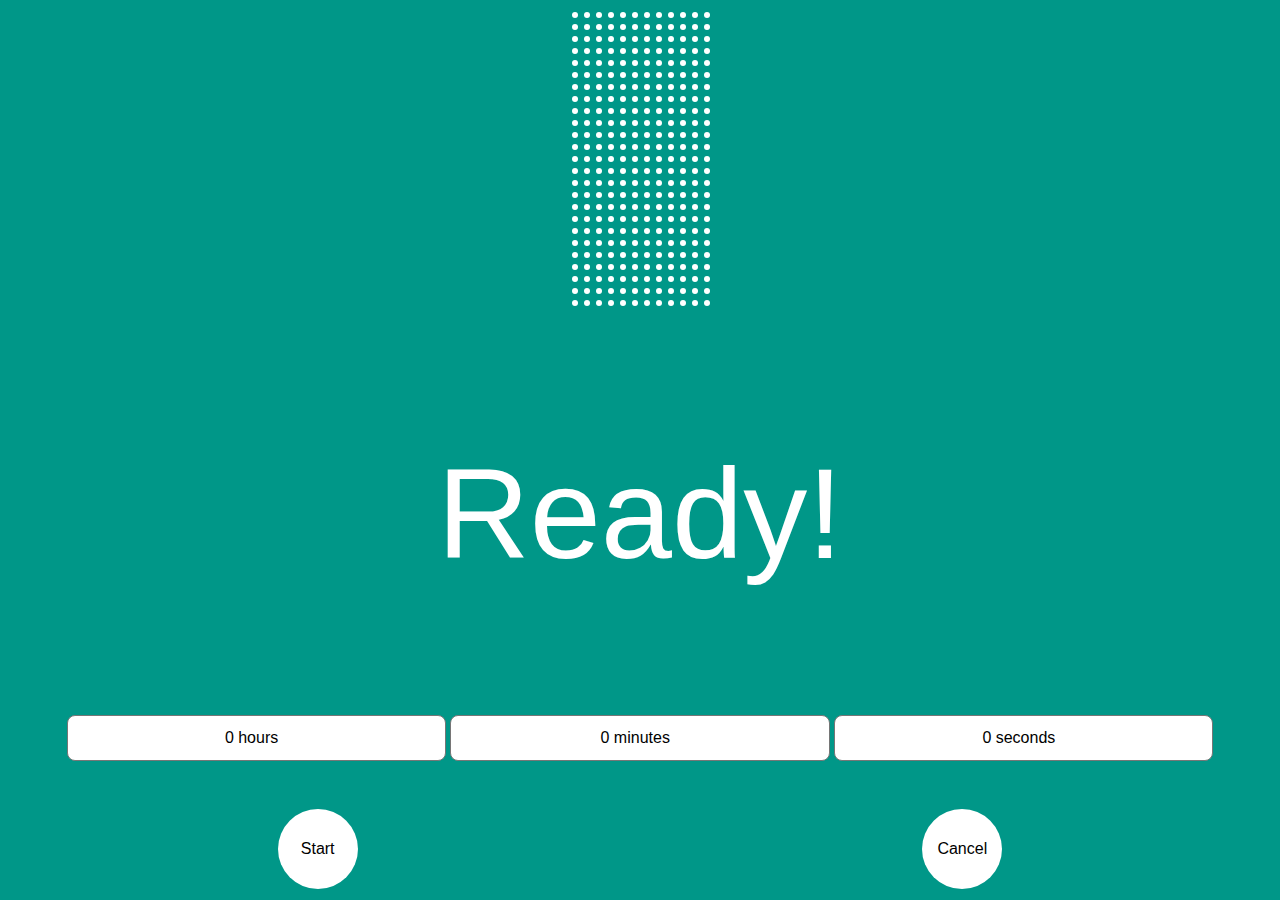
<file: index.html>
<!DOCTYPE html>
<html>
    <head>
        <title>Countdown Timer</title>
        <meta charset="utf-8">
        <meta name="viewport" content="width=device-width, initial-scale=1.0">
        <link rel="stylesheet" href="style.css">
    </head>
    <body>
        <div class="Container">
            <svg id="progressBarContainer" width="144" height="300">
                <defs>
                    <pattern id="pattern1" x="0" y="0" width="12" height="12" patternUnits="userSpaceOnUse">
                    <circle cx="5" cy="5" r="3" stroke="0" fill="white"/>
                    </pattern>
                </defs>
               <rect id="progressBar" x="0" y="0" width="144" height="300" style="fill: url(#pattern1);"/>
            </svg>
            
            <div id="clock">
                <p>Ready!</p>
            </div>
            
            <div id="content">
                <select class="selector" id="hours">
                    <option value="0">0 hours</option>
                    <option value="1">1 hours</option>
                    <option value="2">2 hours</option>
                    <option value="3">3 hours</option>
                    <option value="4">4 hours</option>
                    <option value="5">5 hours</option>
                    <option value="6">6 hours</option>
                    <option value="7">7 hours</option>
                    <option value="8">8 hours</option>
                    <option value="9">9 hours</option>
                    <option value="10">10 hours</option>
                    <option value="11">11 hours</option>
                    <option value="12">12 hours</option>
                    <option value="13">13 hours</option>
                    <option value="14">14 hours</option>
                    <option value="15">15 hours</option>
                    <option value="16">16 hours</option>
                    <option value="17">17 hours</option>
                    <option value="18">18 hours</option>
                    <option value="19">19 hours</option>
                    <option value="20">20 hours</option>
                    <option value="21">21 hours</option>
                    <option value="22">22 hours</option>
                    <option value="23">23 hours</option>
                </select>
                
                <select class="selector" id="minutes">
                    <option value="0">0 minutes</option>
                    <option value="1">1 minutes</option>
                    <option value="2">2 minutes</option>
                    <option value="3">3 minutes</option>
                    <option value="4">4 minutes</option>
                    <option value="5">5 minutes</option>
                    <option value="6">6 minutes</option>
                    <option value="7">7 minutes</option>
                    <option value="8">8 minutes</option>
                    <option value="9">9 minutes</option>
                    <option value="10">10 minutes</option>
                    <option value="11">11 minutes</option>
                    <option value="12">12 minutes</option>
                    <option value="13">13 minutes</option>
                    <option value="14">14 minutes</option>
                    <option value="15">15 minutes</option>
                    <option value="16">16 minutes</option>
                    <option value="17">17 minutes</option>
                    <option value="18">18 minutes</option>
                    <option value="19">19 minutes</option>
                    <option value="20">20 minutes</option>
                    <option value="21">21 minutes</option>
                    <option value="22">22 minutes</option>
                    <option value="23">23 minutes</option>
                    <option value="24">24 minutes</option>
                    <option value="25">25 minutes</option>
                    <option value="26">26 minutes</option>
                    <option value="27">27 minutes</option>
                    <option value="28">28 minutes</option>
                    <option value="29">29 minutes</option>
                    <option value="30">30 minutes</option>
                    <option value="31">31 minutes</option>
                    <option value="32">32 minutes</option>
                    <option value="33">33 minutes</option>
                    <option value="34">34 minutes</option>
                    <option value="35">35 minutes</option>
                    <option value="36">36 minutes</option>
                    <option value="37">37 minutes</option>
                    <option value="38">38 minutes</option>
                    <option value="39">39 minutes</option>
                    <option value="40">40 minutes</option>
                    <option value="41">41 minutes</option>
                    <option value="42">42 minutes</option>
                    <option value="43">43 minutes</option>
                    <option value="44">44 minutes</option>
                    <option value="45">45 minutes</option>
                    <option value="46">46 minutes</option>
                    <option value="47">47 minutes</option>
                    <option value="48">48 minutes</option>
                    <option value="49">49 dminutes</option>
                    <option value="50">50 minutes</option>
                    <option value="51">51 minutes</option>
                    <option value="52">52 minutes</option>
                    <option value="53">53 minutes</option>
                    <option value="54">54 minutes</option>
                    <option value="55">55 minutes</option>
                    <option value="56">56 minutes</option>
                    <option value="57">57 minutes</option>
                    <option value="58">58 minutes</option>
                    <option value="59">59 minutes</option>
                </select>
                
                 <select class="selector" id="seconds">
                    <option value="0">0 seconds</option>
                    <option value="1">1 seconds</option>
                    <option value="2">2 seconds</option>
                    <option value="3">3 seconds</option>
                    <option value="4">4 seconds</option>
                    <option value="5">5 seconds</option>
                    <option value="6">6 seconds</option>
                    <option value="7">7 seconds</option>
                    <option value="8">8 seconds</option>
                    <option value="9">9 seconds</option>
                    <option value="10">10 seconds</option>
                    <option value="11">11 seconds</option>
                    <option value="12">12 seconds</option>
                    <option value="13">13 seconds</option>
                    <option value="14">14 seconds</option>
                    <option value="15">15 seconds</option>
                    <option value="16">16 seconds</option>
                    <option value="17">17 seconds</option>
                    <option value="18">18 seconds</option>
                    <option value="19">19 seconds</option>
                    <option value="20">20 seconds</option>
                    <option value="21">21 seconds</option>
                    <option value="22">22 seconds</option>
                    <option value="23">23 seconds</option>
                    <option value="24">24 seconds</option>
                    <option value="25">25 seconds</option>
                    <option value="26">26 seconds</option>
                    <option value="27">27 seconds</option>
                    <option value="28">28 seconds</option>
                    <option value="29">29 seconds</option>
                    <option value="30">30 seconds</option>
                    <option value="31">31 seconds</option>
                    <option value="32">32 seconds</option>
                    <option value="33">33 seconds</option>
                    <option value="34">34 seconds</option>
                    <option value="35">35 seconds</option>
                    <option value="36">36 seconds</option>
                    <option value="37">37 seconds</option>
                    <option value="38">38 seconds</option>
                    <option value="39">39 seconds</option>
                    <option value="40">40 seconds</option>
                    <option value="41">41 seconds</option>
                    <option value="42">42 seconds</option>
                    <option value="43">43 seconds</option>
                    <option value="44">44 seconds</option>
                    <option value="45">45 seconds</option>
                    <option value="46">46 seconds</option>
                    <option value="47">47 seconds</option>
                    <option value="48">48 seconds</option>
                    <option value="49">49 seconds</option>
                    <option value="50">50 seconds</option>
                    <option value="51">51 seconds</option>
                    <option value="52">52 seconds</option>
                    <option value="53">53 seconds</option>
                    <option value="54">54 seconds</option>
                    <option value="55">55 seconds</option>
                    <option value="56">56 seconds</option>
                    <option value="57">57 seconds</option>
                    <option value="58">58 seconds</option>
                    <option value="59">59 seconds</option>
                </select>
            </div>
            
            <div class="buttonSection">
                <div class="button1">
                    <button class="roundButton" id="start">Start</button>
                </div>
                <div class="button2">
                    <button class="roundButton" id="cancel">Cancel</button>
                </div>
               
            </div>
            
            
        </div>
        
        <script>
            document.getElementById("start").addEventListener('click',startTime);
            document.getElementById("cancel").addEventListener('click', cancelledButtonPressed);
            
            var startTime;
            var endTime;
            var origTimePeriod;
            var newTimePeriod;
            var timer;
            var cancelled = false;
            
            function startTime(){
                cancelled = false;
                
                startTime = new Date();
                endTime = getEndTime();
                
                origTimePeriod = endTime.getTime() - startTime.getTime();
                
                newTimePeriod = origTimePeriod;
                
                timer = setInterval(displayCountdown, 1000);
            }
            
            function displayCountdown(){
                var timeLeft = msToTime(newTimePeriod);
                
                document.getElementById("clock").innerHTML = `<p>${timeLeft["hours"]}h ${timeLeft["minutes"]}m ${timeLeft["seconds"]}s</p>`;
                
                var newHeight = Math.floor(newTimePeriod / origTimePeriod * 100) * 3;
                document.getElementById("progressBar").setAttribute("height" , newHeight)
                
                newTimePeriod -= 1000;
                
                if(newTimePeriod <0 || cancelled){
                    clearInterval(timer);
                    document.getElementById("clock").innerHTML = "<p>Complete!</p>";
                }
            }
            
            function cancelledButtonPressed(){
                cancelled = true;
            }
            
            function msToTime(milliseconds){
                var mHour = 1000 * 60 * 60;
                var mMinute = 1000 * 60;
                var mSecond = 1000;
                
                var hours = Math.floor(milliseconds / mHour);
                var minutes = Math.floor((milliseconds % mHour) / mMinute);
                var seconds = Math.floor((milliseconds % mMinute) / mSecond);
                
                var time = [];
                time["hours"] = hours;
                time["minutes"] = minutes;
                time["seconds"] = seconds;
                
                return time;
            }
            
            function getEndTime(){
                var dt = new Date();
                
                var hours = parseInt(document.getElementById("hours").value);
                var minutes = parseInt(document.getElementById("minutes").value);
                var seconds = parseInt(document.getElementById("seconds").value);
                
                dt.setHours(dt.getHours() + hours);
                dt.setMinutes(dt.getMinutes() + minutes);
                dt.setSeconds(dt.getSeconds() + seconds);
                return dt;
            }
        </script>
    </body>
</html>
</file>
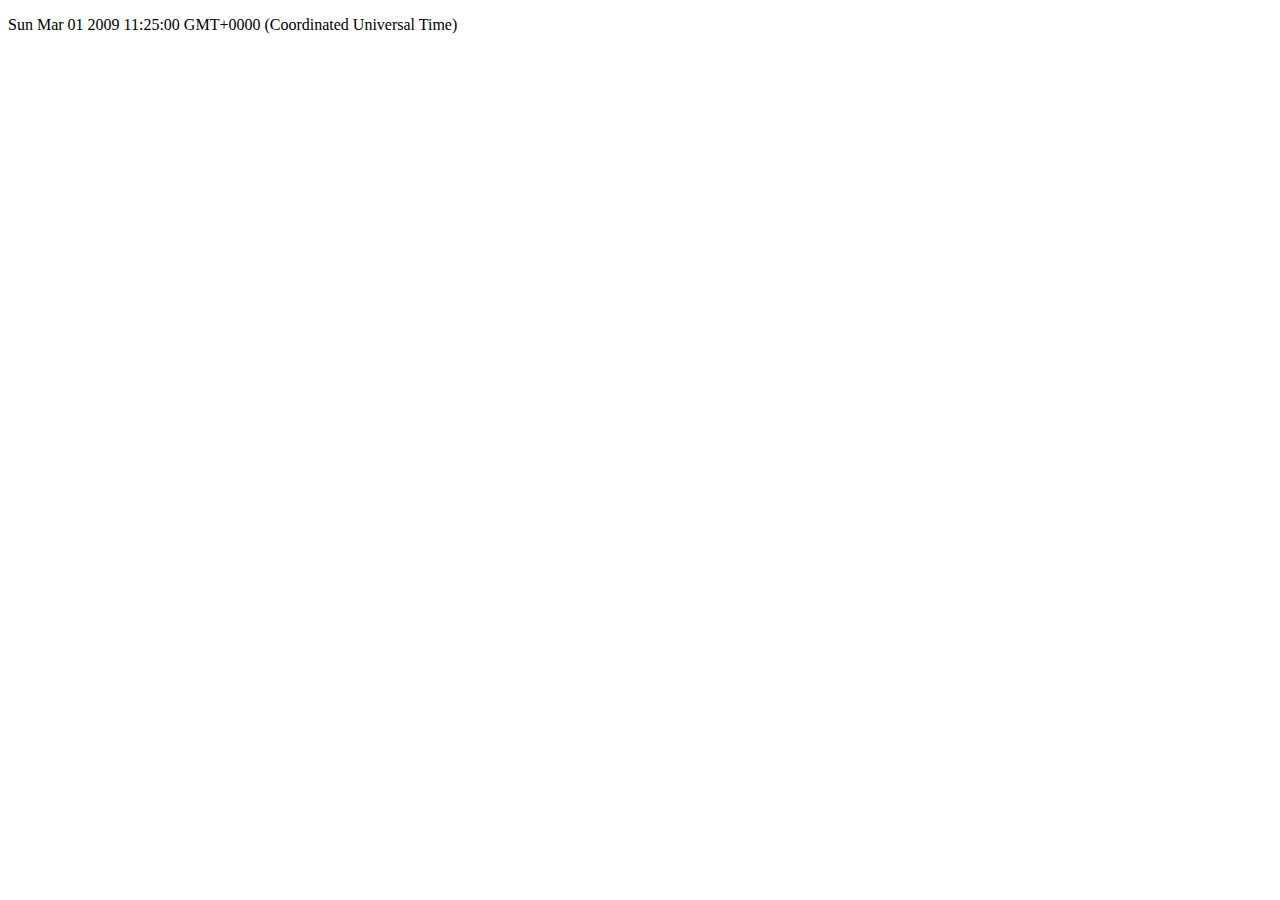
<file: js-datetime.html>
<!DOCTYPE html>
<html>
    <head>
    
    </head>
    <body>
        <p id="output"></p>
        <p id="output2"></p>
        
        <script>
            
            var dt = new Date(1980, 2, 1, 0, 0, 0);
            
            document.getElementById("output").innerHTML = dt.setHours(11);
            dt.setMinutes(25);
            dt.setFullYear(2009);
             document.getElementById("output").innerHTML = dt;
        </script>
    </body>
</html>
</file>
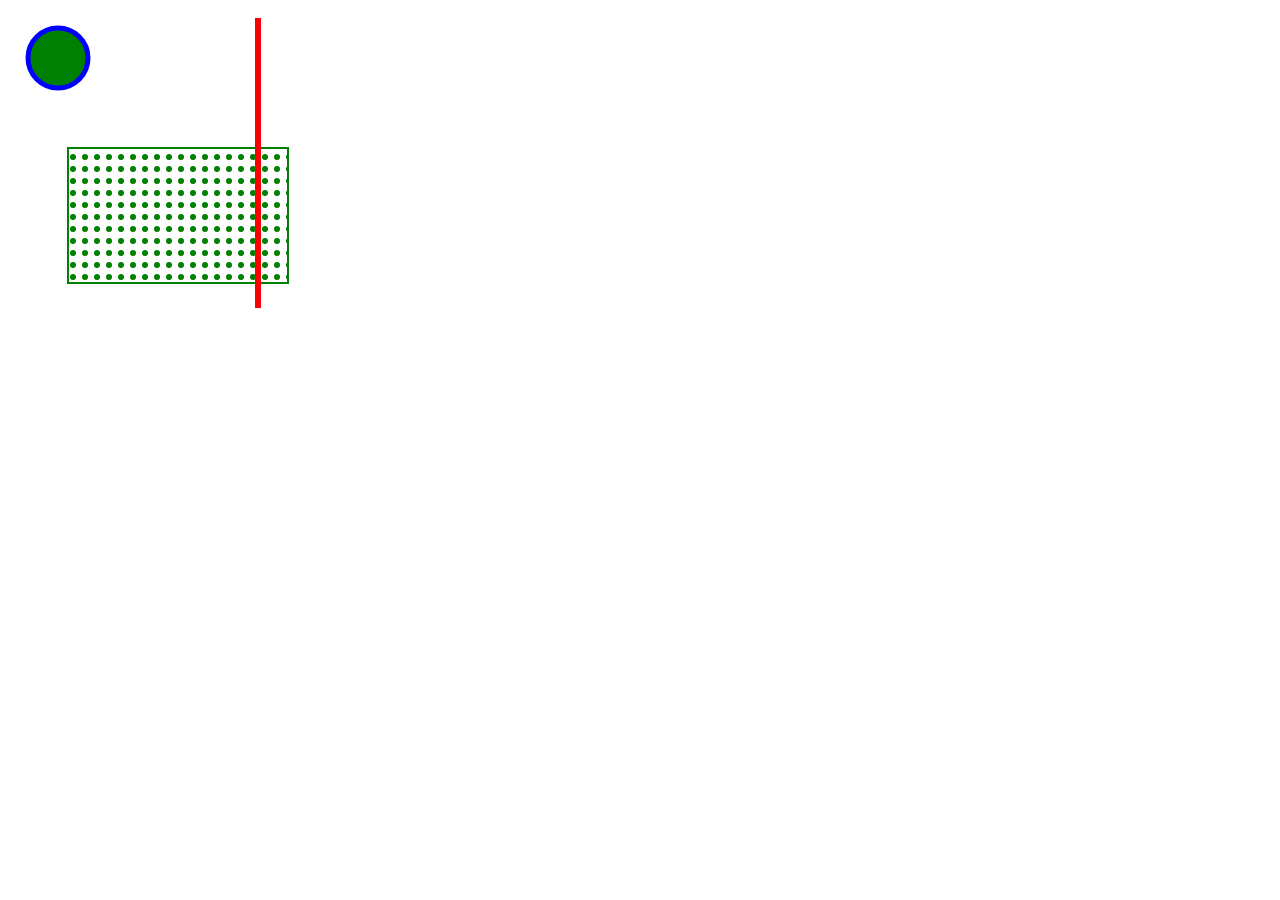
<file: svg.html>
<!DOCTYPE html>
<html>
    <head>
    
    </head>
    <body>
        <svg width="500" height="500">
            <defs>
                <pattern id="pattern1" x="0" y="0" width="12" height="12" patternUnits="userSpaceOnUse">
                <circle cx="5" cy="5" r="3" stroke="0" fill="green"/>
                </pattern>
            </defs>
            
            <circle cx="50" cy="50" r="30" stroke="blue" stroke-width="5" fill="green"/>
            
            <rect x="60" y="140" width="220" height="135" stroke="green" stroke-width="2" style="fill: url(#pattern1)"/>
            
            <line x1="250" y1="10" x2="250" y2="300" stroke="red" stroke-width="6"/>
        </svg>
       
    </body>
</html>
</file>
<file: style.css>
body{
    background-color: #009788;
    font-family: "Railway", sans-serif;
    text-align: center;
}

.container{
    width: 100%;
}

p{
    color: #ffffff;
    font-size: 10vw;
}

#clock{
    width: 100%;
    text-align: center;
}

#progressBarContainer{
    transform: rotate(180deg);
}

.buttonSection{
    width: 100%;
    padding-top: 3rem;
}

.roundButton{
    border-radius: 50%;
    background-color: #ffffff;
    border: 0;
    width: 5rem;
    height: 5rem;
    font-size: 1rem;
}

.button1{
    float: left;
    width: 49%;
}

.button2{
    float: right;
    width: 49%;
}

.selector{
    background-color: #ffffff;
    padding: .8rem 1.4rem .9rem .8rem;
    width: 30%;
    border-radius: .5rem;
    -moz-appearance: none;
    -webkit-appearance: none;
    appearance: none;
    font-size: 1rem;
    text-align: center;
}
</file>
